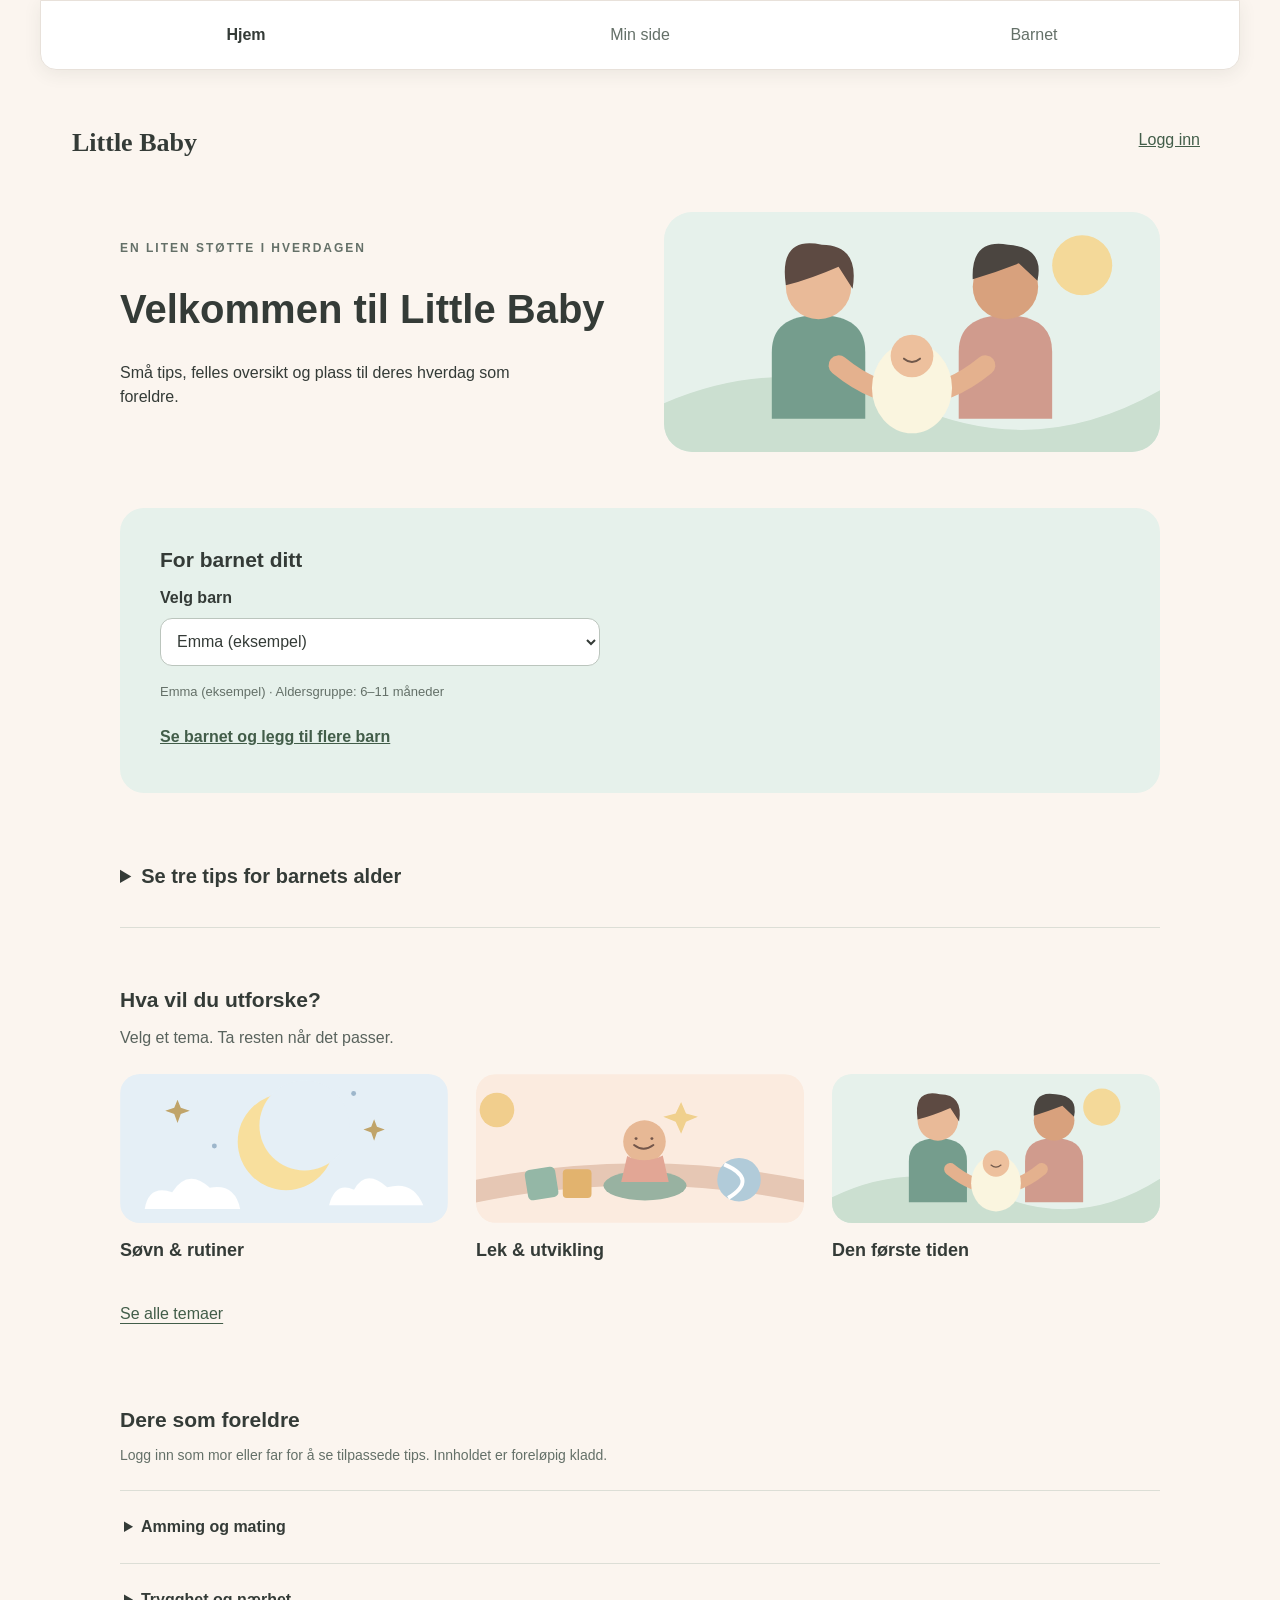
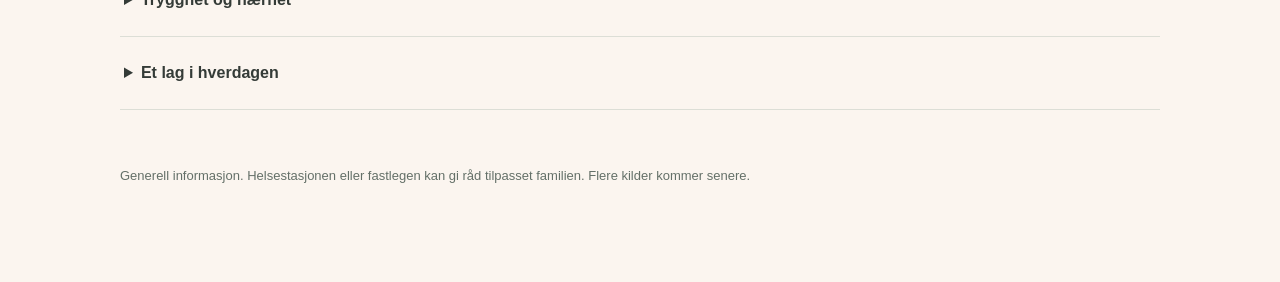
<file: pages/index.html>
<!DOCTYPE html>
<html lang="nb">
<head>
    <meta charset="UTF-8">
    <meta name="viewport" content="width=device-width, initial-scale=1.0">
    <title>Hjem | Little Baby</title>
    <!-- Gjenbruk portalens stil, med egne regler for forsiden. -->
    <link rel="stylesheet" href="../css/min-side.css">
    <link rel="stylesheet" href="../css/hjem.css">
    <script src="../js/barn-informasjon.js" defer></script>
    <script src="../js/hjem.js" defer></script>
    <link rel="stylesheet" href="../css/navigasjon.css">
</head>
<body>
    <div class="portal">
        <header class="toppfelt">
            <a class="logo" href="index.html" aria-label="Little Baby – hjem">Little Baby</a>
            <a id="konto-lenke" class="tekstknapp" href="innlogging.html">Logg inn</a>
        </header>
        <main class="hjem-innhold">
            <section class="velkomst">
                <p class="overtekst">EN LITEN STØTTE I HVERDAGEN</p>
                <h1 id="velkomsttekst">Velkommen til Little Baby</h1>
                <p>Små tips, felles oversikt og plass til deres hverdag som foreldre.</p>
                <!-- Lokal illustrasjon, uten eksterne bildetjenester. -->
                <img class="forsidebilde" src="../assets/images/familie.svg" alt="Illustrasjon av to foreldre sammen med barnet sitt" width="800" height="360">
            </section>

            <!-- Bruker de samme barna og det samme valget som Barnets side. -->
            <section class="barn-oversikt" aria-labelledby="barn-tittel">
                <h2 id="barn-tittel">For barnet ditt</h2>
                <label for="velg-barn">Velg barn</label>
                <select id="velg-barn"></select>
                <p id="barn-oppsummering" class="hjelpetekst"></p>
                <a class="sidelenke" href="barnets-side.html">Se barnet og legg til flere barn</a>
            </section>

            <!-- Detaljene åpnes når brukeren ønsker dem, så forsiden blir roligere. -->
            <details class="alderstips" id="alderstips" hidden>
                <summary>Se tre tips for barnets alder</summary>
                <div class="tipsinnhold">
                    <p id="aldersgruppe" class="aldersmerke"></p>
                    <div id="alder-informasjon"></div>
                </div>
            </details>

            <section class="temaseksjon" aria-labelledby="tema-tittel">
                <h2 id="tema-tittel">Hva vil du utforske?</h2>
                <p>Velg et tema. Ta resten når det passer.</p>
                <div class="temabilder">
                    <a href="tema.html#sovn"><img src="../assets/images/sovn.svg" alt="" width="800" height="420" loading="lazy"><span>Søvn &amp; rutiner</span></a>
                    <a href="tema.html#utvikling"><img src="../assets/images/lek.svg" alt="" width="800" height="300" loading="lazy"><span>Lek &amp; utvikling</span></a>
                    <a href="tema.html#baby"><img src="../assets/images/familie.svg" alt="" width="800" height="360" loading="lazy"><span>Den første tiden</span></a>
                </div>
                <a class="alle-temaer" href="tema.html">Se alle temaer</a>
            </section>

            <section class="foreldreseksjon" aria-labelledby="foreldre-tittel">
                <h2 id="foreldre-tittel">Dere som foreldre</h2>
                <p id="foreldre-intro" class="hjelpetekst">Kladd til prototypen: Korte temaforslag som kan utvikles videre. Les mer hos kildene.</p>
                <div id="foreldretips"></div>
            </section>
            <p class="hjelpetekst">Generell informasjon. Helsestasjonen eller fastlegen kan gi råd tilpasset familien. Flere kilder kommer senere.</p>
            <p id="hjem-melding" role="status"></p>
        </main>
        <!-- Hjem erstatter den tidligere profil-lenken. -->
        <nav class="bunnmeny" aria-label="Hovedmeny">
            <a href="index.html" aria-current="page">Hjem</a>
            <a href="min-side.html">Min side</a>
            <a href="barnets-side.html">Barnet</a>
        </nav>
    </div>
</body>
</html>
</file>
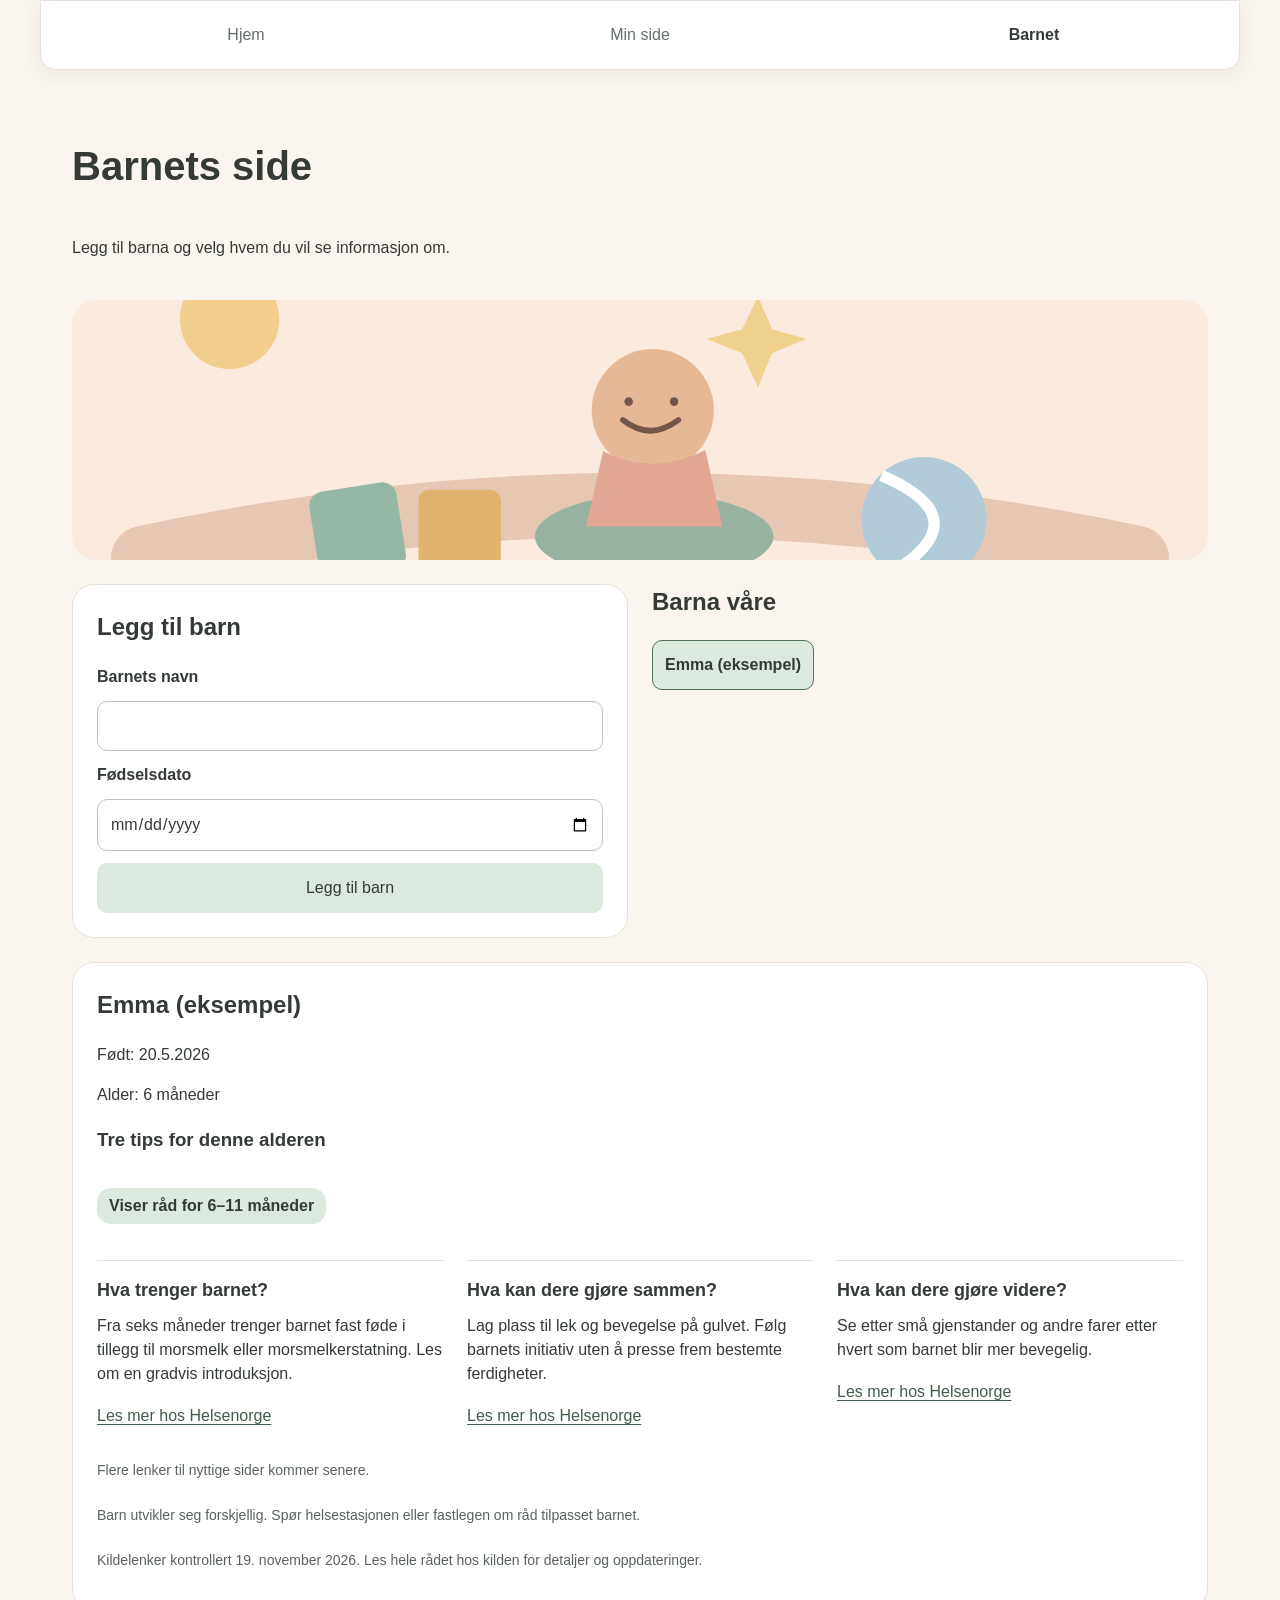
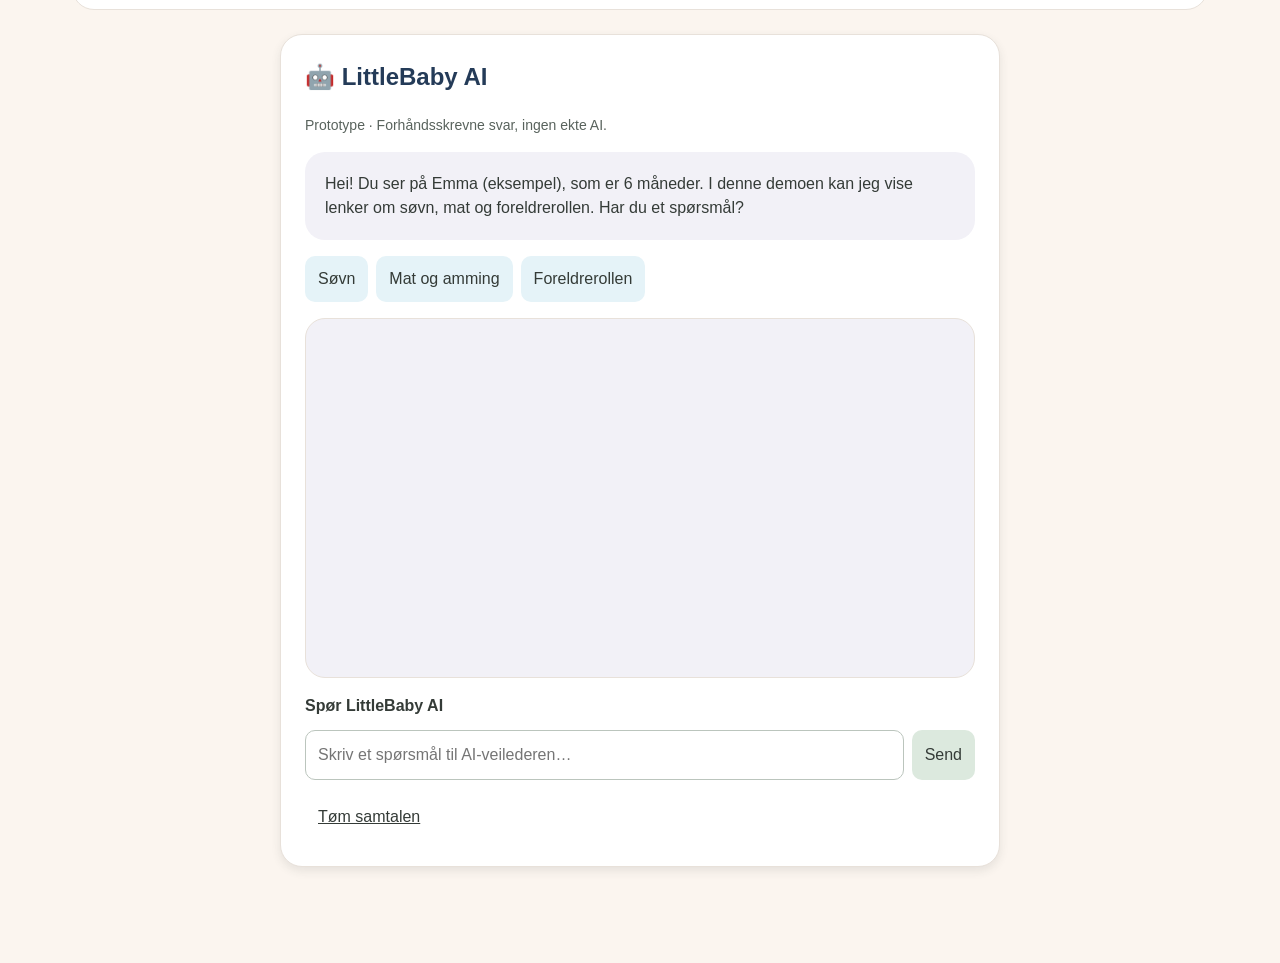
<file: pages/barnets-side.html>
<!-- Barnets side: felles informasjon om barnet i Little Baby. -->
<!DOCTYPE html>
<html lang="nb">
<head>
    <meta charset="UTF-8">

    <!-- Tilpasser siden til mobil. -->
    <meta name="viewport" content="width=device-width, initial-scale=1.0">

    <title>Barnets side | Little Baby</title>

    <link rel="stylesheet" href="../css/barnets-side.css">
    <!-- Aldersinnhold lastes før koden som viser barneprofilen. -->
    <script src="../js/barn-informasjon.js" defer></script>
    <script src="../js/chatbot.js" defer></script>
    <script src="../js/barnets-side.js" defer></script>
    <link rel="stylesheet" href="../css/navigasjon.css">
</head>

<body>
    <main class="barneside">


        <h1>Barnets side</h1>
        <p>Legg til barna og velg hvem du vil se informasjon om.</p>
        <img class="barneillustrasjon" src="../assets/images/lek.svg" alt="Illustrasjon av et barn som leker med klosser og en ball" width="800" height="300">

        <!-- Skjema for å registrere et barn. -->
        <section class="kort">
            <h2>Legg til barn</h2>

            <form id="barn-skjema">
                <label for="barn-navn">Barnets navn</label>
                <input
                    id="barn-navn"
                    type="text"
                    maxlength="60"
                    required
                >

                <label for="barn-fodt">Fødselsdato</label>
                <input id="barn-fodt" type="date" required>

                <button type="submit">Legg til barn</button>
            </form>
        </section>

        <!-- Valg mellom barna vises her. -->
        <section aria-labelledby="barna-tittel">
            <h2 id="barna-tittel">Barna våre</h2>
            <div id="barn-valg" class="barn-valg"></div>
        </section>

        <!-- Opplysninger om barnet som er valgt. -->
        <section id="barn-profil" class="kort" hidden>
            <h2 id="profil-navn"></h2>
            <p id="profil-fodt"></p>
            <p id="profil-alder"></p>

            <h3>Tre tips for denne alderen</h3>
            <p id="aldersgruppe" class="aldersmerke"></p>
            <!-- Oppdateres automatisk når foreldrene velger et annet barn. -->
            <div id="alder-informasjon"></div>
            <!-- Utvid kildelisten i js/barn-informasjon.js når nye kilder er vurdert. -->
            <p class="kildemerknad">Flere lenker til nyttige sider kommer senere.</p>
            <p class="kildemerknad">Barn utvikler seg forskjellig.
                Spør helsestasjonen eller fastlegen om råd tilpasset barnet.</p>
            <p class="kildemerknad">Kildelenker kontrollert 19. november 2026.
                Les hele rådet hos kilden for detaljer og oppdateringer.</p>
        </section>

        <!-- Lokal chatdemo inspirert av Figma. Ingen spørsmål sendes til en AI. -->
        <section class="kort ai-kort" aria-labelledby="ai-tittel">
            <h2 id="ai-tittel"><span aria-hidden="true">🤖</span> LittleBaby AI</h2>
            <p class="ai-demo">Prototype · Forhåndsskrevne svar, ingen ekte AI.</p>
            <p id="ai-intro" class="ai-intro">Hei! Jeg kan vise deg videre til informasjon om søvn, mat og foreldrerollen. Har du et spørsmål?</p>
            <div class="ai-forslag" aria-label="Forslag til spørsmål">
                <button type="button" data-chattema="søvn">Søvn</button>
                <button type="button" data-chattema="mat">Mat og amming</button>
                <button type="button" data-chattema="foreldrerollen">Foreldrerollen</button>
            </div>
            <div id="ai-samtale" class="ai-samtale" role="log" aria-live="polite" aria-label="Chatsamtale"></div>
            <form id="ai-skjema" class="ai-skjema">
                <label for="ai-sporsmal">Spør LittleBaby AI</label>
                <div class="ai-skrivefelt">
                    <input id="ai-sporsmal" type="text" maxlength="300" required placeholder="Skriv et spørsmål til AI-veilederen…">
                    <button type="submit">Send</button>
                </div>
            </form>
            <button id="ai-nullstill" type="button" class="ai-nullstill">Tøm samtalen</button>
        </section>

        <!-- Bekreftelser og feilmeldinger. -->
        <p id="melding" role="status"></p>

        <noscript>
            Aktiver JavaScript for å legge til og velge barn.
        </noscript>
    </main>
    <nav class="bunnmeny" aria-label="Hovedmeny">
        <a href="index.html">Hjem</a>
        <a href="min-side.html">Min side</a>
        <a href="barnets-side.html" aria-current="page">Barnet</a>
    </nav>
</body>
</html>
</file>
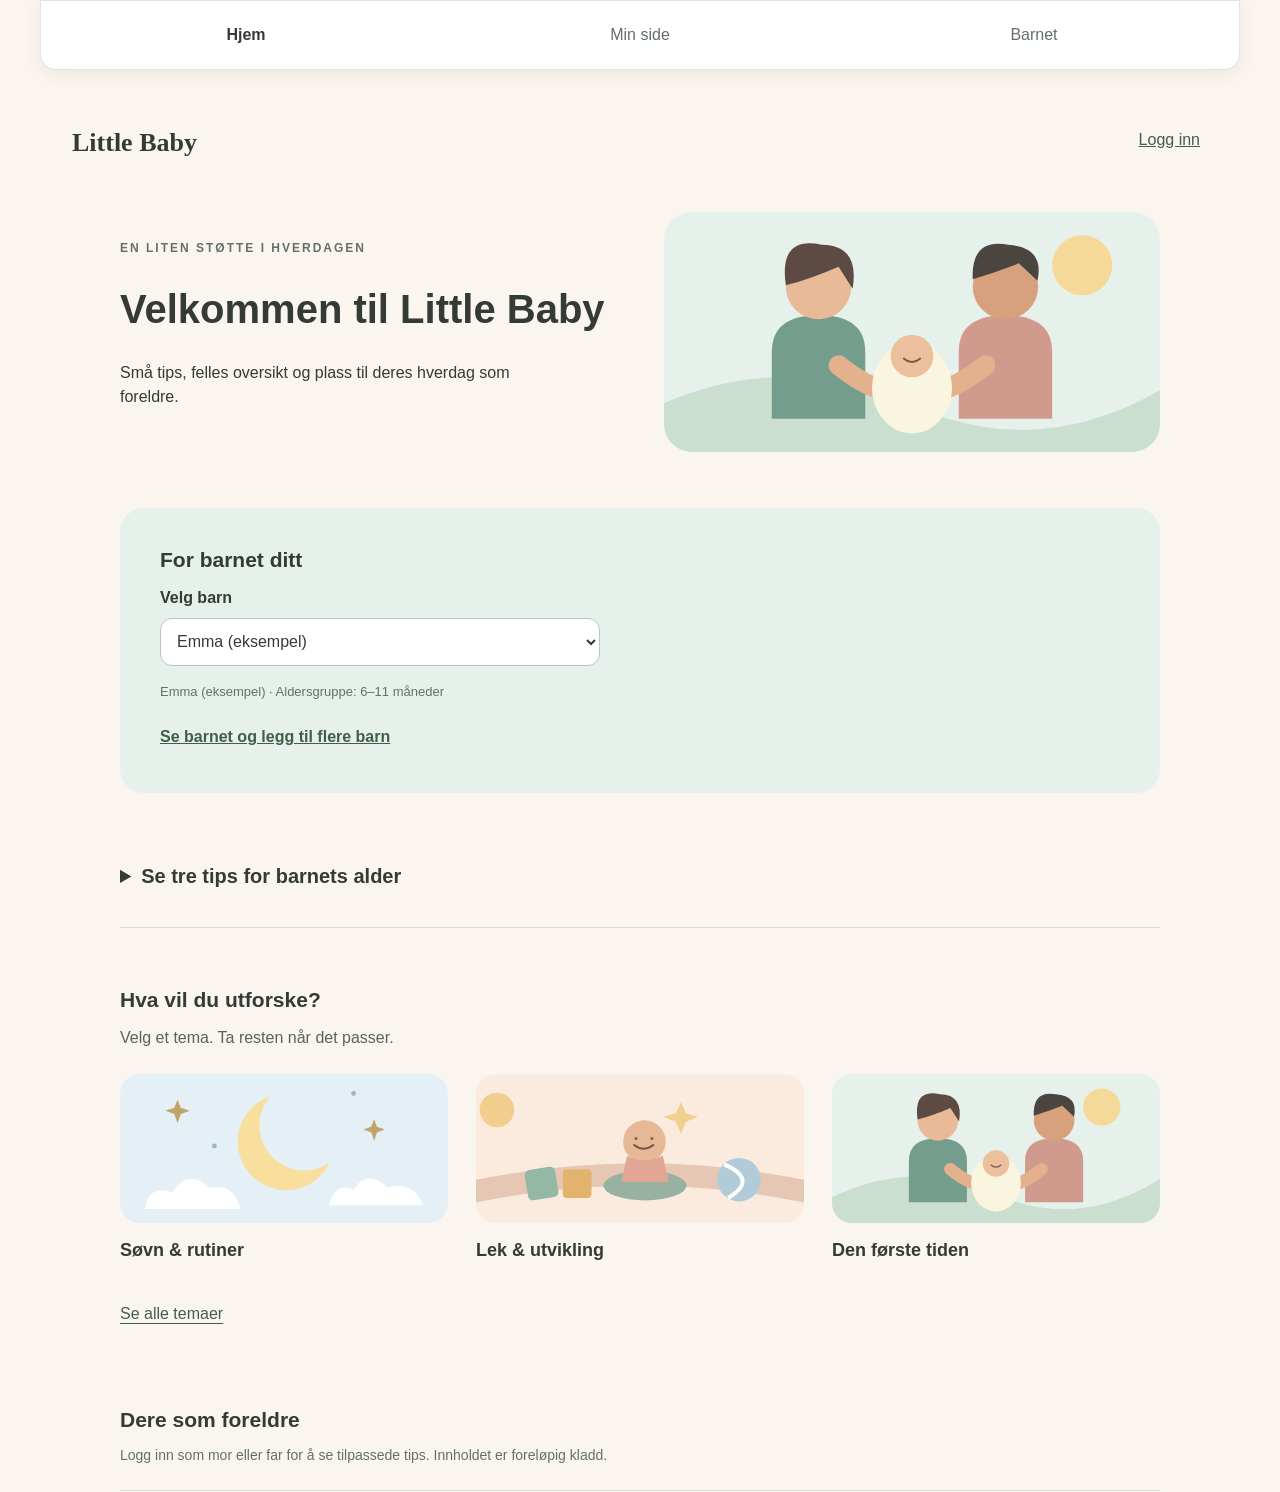
<file: pages/foreldreprofil.html>
<!DOCTYPE html>
<html lang="nb">
<head>
    <meta charset="UTF-8">
    <meta name="viewport" content="width=device-width, initial-scale=1.0">
    <!-- Den gamle profilsiden er erstattet av Hjem. -->
    <meta http-equiv="refresh" content="0; url=index.html">
    <title>Gå til Hjem | Little Baby</title>
    <link rel="stylesheet" href="../css/min-side.css">
    <link rel="stylesheet" href="../css/navigasjon.css">
</head>
<body>
    <main class="portal">
        <h1>Profil er erstattet av Hjem</h1>
        <p><a href="index.html">Åpne forsiden</a></p>
    </main>
    <nav class="bunnmeny" aria-label="Hovedmeny">
        <a href="index.html">Hjem</a>
        <a href="min-side.html">Min side</a>
        <a href="barnets-side.html">Barnet</a>
    </nav>
</body>
</html>
</file>
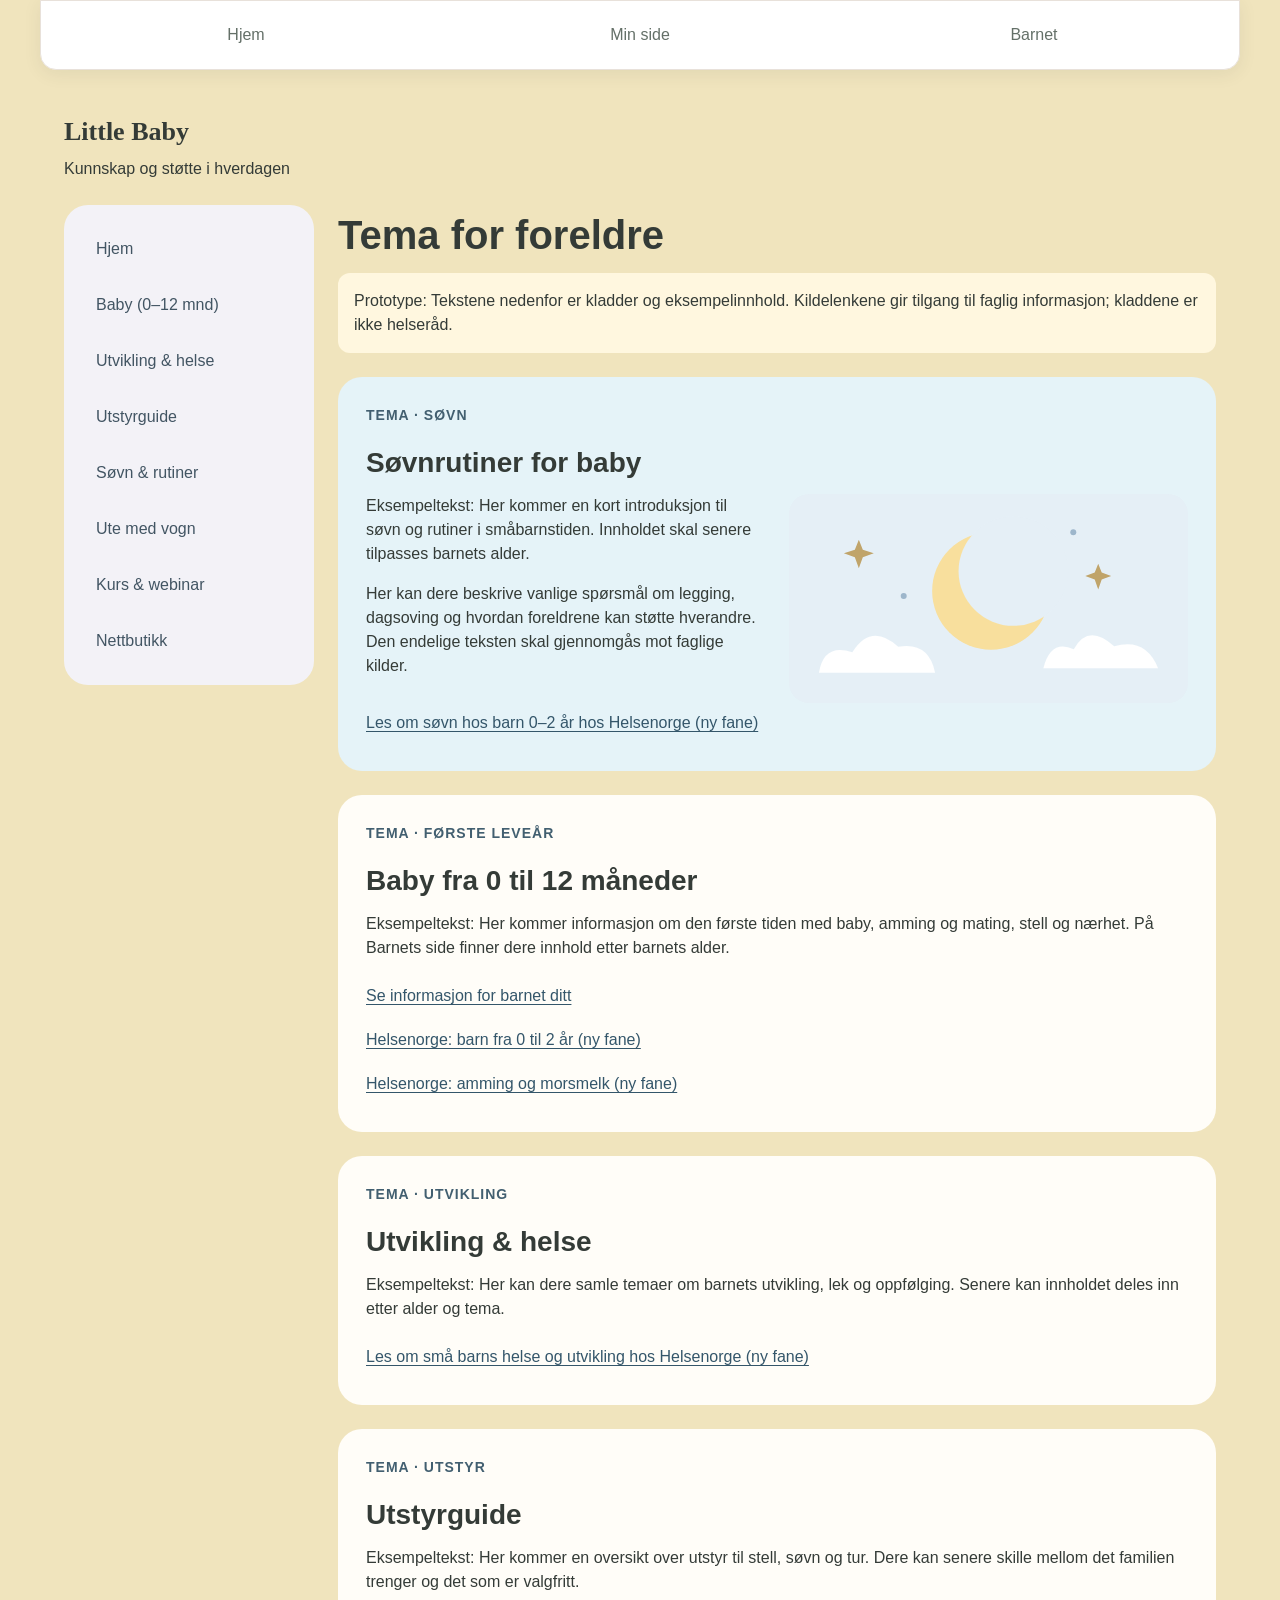
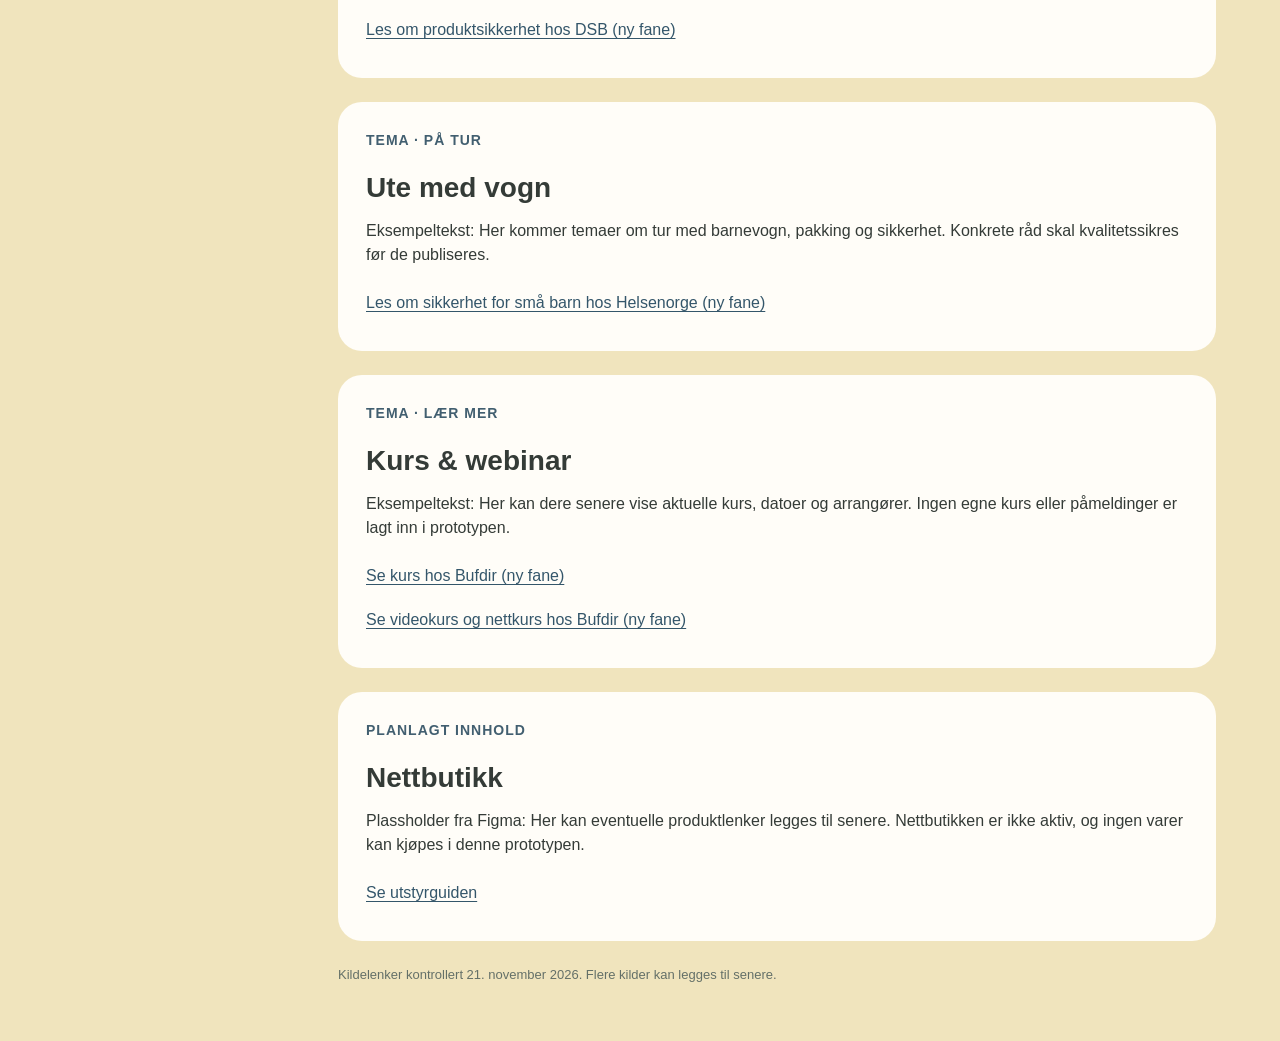
<file: pages/tema.html>
<!DOCTYPE html>
<html lang="nb">
<head>
    <meta charset="UTF-8">
    <meta name="viewport" content="width=device-width, initial-scale=1.0">
    <title>Tema for foreldre | Little Baby</title>
    <link rel="stylesheet" href="../css/min-side.css">
    <link rel="stylesheet" href="../css/tema.css">
    <link rel="stylesheet" href="../css/navigasjon.css">
</head>
<body class="temaside">
    <header class="temahode"><a class="logo" href="index.html">Little Baby</a><p>Kunnskap og støtte i hverdagen</p></header>
    <div class="temaoppsett">
        <!-- Temaene fra Figma. Lenker går til innhold eller eksisterende funksjoner. -->
        <nav class="temameny" aria-label="Temaoversikt">
            <a href="index.html">Hjem</a>
            <a href="#baby">Baby (0–12 mnd)</a>
            <a href="#utvikling">Utvikling &amp; helse</a>
            <a href="#utstyr">Utstyrguide</a>
            <a href="#sovn">Søvn &amp; rutiner</a>
            <a href="#vogn">Ute med vogn</a>
            <a href="#kurs">Kurs &amp; webinar</a>
            <a href="#nettbutikk">Nettbutikk</a>
        </nav>
        <main>
            <h1>Tema for foreldre</h1>
            <p class="utkast">Prototype: Tekstene nedenfor er kladder og eksempelinnhold. Kildelenkene gir tilgang til faglig informasjon; kladdene er ikke helseråd.</p>

            <!-- Kun manuell eksempeltekst. Ingen artikler hentes automatisk. -->
            <section id="sovn" class="temakort bla" aria-labelledby="sovn-tittel">
                <p class="temalabel">TEMA · SØVN</p>
                <h2 id="sovn-tittel">Søvnrutiner for baby</h2>
                <div class="artikkeloppsett">
                    <div>
                        <p>Eksempeltekst: Her kommer en kort introduksjon til søvn og rutiner i småbarnstiden. Innholdet skal senere tilpasses barnets alder.</p>
                        <p>Her kan dere beskrive vanlige spørsmål om legging, dagsoving og hvordan foreldrene kan støtte hverandre. Den endelige teksten skal gjennomgås mot faglige kilder.</p>
                    </div>
                    <img class="temabilde" src="../assets/images/sovn.svg" alt="Illustrasjon av måne, stjerner og skyer" width="800" height="420" loading="lazy">
                </div>
                <a href="https://www.helsenorge.no/barn/sovn-hos-barn/" target="_blank" rel="noopener noreferrer">Les om søvn hos barn 0–2 år hos Helsenorge (ny fane)</a>
            </section>

            <section id="baby" class="temakort" aria-labelledby="baby-tittel">
                <p class="temalabel">TEMA · FØRSTE LEVEÅR</p>
                <h2 id="baby-tittel">Baby fra 0 til 12 måneder</h2>
                <p>Eksempeltekst: Her kommer informasjon om den første tiden med baby, amming og mating, stell og nærhet. På Barnets side finner dere innhold etter barnets alder.</p>
                <div class="temalenker">
                    <a href="barnets-side.html">Se informasjon for barnet ditt</a>
                    <a href="https://www.helsenorge.no/barn/0-2-ar/" target="_blank" rel="noopener noreferrer">Helsenorge: barn fra 0 til 2 år (ny fane)</a>
                    <a href="https://www.helsenorge.no/barn/spedbarnsmat-og-amming/amming-og-morsmelk/" target="_blank" rel="noopener noreferrer">Helsenorge: amming og morsmelk (ny fane)</a>
                </div>
            </section>

            <section id="utvikling" class="temakort" aria-labelledby="utvikling-tittel">
                <p class="temalabel">TEMA · UTVIKLING</p>
                <h2 id="utvikling-tittel">Utvikling &amp; helse</h2>
                <p>Eksempeltekst: Her kan dere samle temaer om barnets utvikling, lek og oppfølging. Senere kan innholdet deles inn etter alder og tema.</p>
                <a href="https://www.helsenorge.no/barn/0-2-ar/" target="_blank" rel="noopener noreferrer">Les om små barns helse og utvikling hos Helsenorge (ny fane)</a>
            </section>

            <section id="utstyr" class="temakort" aria-labelledby="utstyr-tittel">
                <p class="temalabel">TEMA · UTSTYR</p>
                <h2 id="utstyr-tittel">Utstyrguide</h2>
                <p>Eksempeltekst: Her kommer en oversikt over utstyr til stell, søvn og tur. Dere kan senere skille mellom det familien trenger og det som er valgfritt.</p>
                <a href="https://www.dsb.no/sikkerhverdag/produkter-utstyr-og-fritid/" target="_blank" rel="noopener noreferrer">Les om produktsikkerhet hos DSB (ny fane)</a>
            </section>



            <section id="vogn" class="temakort" aria-labelledby="vogn-tittel">
                <p class="temalabel">TEMA · PÅ TUR</p>
                <h2 id="vogn-tittel">Ute med vogn</h2>
                <p>Eksempeltekst: Her kommer temaer om tur med barnevogn, pakking og sikkerhet. Konkrete råd skal kvalitetssikres før de publiseres.</p>
                <a href="https://www.helsenorge.no/forstehjelp/sikkerhet-for-sma-barn/" target="_blank" rel="noopener noreferrer">Les om sikkerhet for små barn hos Helsenorge (ny fane)</a>
            </section>

            <section id="kurs" class="temakort" aria-labelledby="kurs-tittel">
                <p class="temalabel">TEMA · LÆR MER</p>
                <h2 id="kurs-tittel">Kurs &amp; webinar</h2>
                <p>Eksempeltekst: Her kan dere senere vise aktuelle kurs, datoer og arrangører. Ingen egne kurs eller påmeldinger er lagt inn i prototypen.</p>
                <div class="temalenker">
                    <a href="https://www.bufdir.no/familie/kurs/" target="_blank" rel="noopener noreferrer">Se kurs hos Bufdir (ny fane)</a>
                    <a href="https://www.bufdir.no/familie/videokurs-og-nettkurs/" target="_blank" rel="noopener noreferrer">Se videokurs og nettkurs hos Bufdir (ny fane)</a>
                </div>
            </section>

            <section id="nettbutikk" class="temakort" aria-labelledby="butikk-tittel">
                <p class="temalabel">PLANLAGT INNHOLD</p>
                <h2 id="butikk-tittel">Nettbutikk</h2>
                <p>Plassholder fra Figma: Her kan eventuelle produktlenker legges til senere. Nettbutikken er ikke aktiv, og ingen varer kan kjøpes i denne prototypen.</p>
                <a href="#utstyr">Se utstyrguiden</a>
            </section>
            <p class="hjelpetekst">Kildelenker kontrollert 21. november 2026. Flere kilder kan legges til senere.</p>
        </main>
    </div>
    <nav class="bunnmeny" aria-label="Hovedmeny">
        <a href="index.html">Hjem</a>
        <a href="min-side.html">Min side</a>
        <a href="barnets-side.html">Barnet</a>
    </nav>
</body>
</html>
</file>
<file: css/min-side.css>
/* ===== GRUNNLEGGENDE UTSEENDE ===== */

* {
    box-sizing: border-box;
}

body {
    margin: 0;
    background: #fbf5ef;
    color: #343b37;
    font-family: Arial, Helvetica, sans-serif;
    line-height: 1.5;
}

/* Sørger for at skjulte elementer forblir skjult. */
[hidden] {
    display: none !important;
}

/* Begrenser bredden på større skjermer. */
.portal {
    max-width: 520px;
    margin: 0 auto;
    padding: 0 20px calc(112px + env(safe-area-inset-bottom, 0px));
}

/* ===== TOPPFELT ===== */

.toppfelt {
    display: flex;
    justify-content: space-between;
    align-items: center;
    gap: 12px;
    padding: 24px 0;
}

.logo {
    color: #343b37;
    font-family: Georgia, serif;
    font-size: 26px;
    font-weight: bold;
    text-decoration: none;
}

.tekstknapp {
    min-height: 44px;
    padding: 8px;
    border: 0;
    background: transparent;
    color: #425d49;
    font: inherit;
    text-decoration: underline;
    cursor: pointer;
}

/* ===== VELKOMST ===== */

.velkomst {
    padding: 16px 0 24px;
}

.overtekst {
    margin: 0;
    color: #647068;
    font-size: 12px;
    font-weight: bold;
    letter-spacing: 2px;
}

h1 {
    margin: 8px 0;
    font-size: 30px;
}

h2 {
    margin: 0 0 10px;
    font-size: 21px;
}

p {
    margin: 0 0 16px;
}

/* ===== KORT MED INNHOLD ===== */

.kort {
    margin-bottom: 20px;
    padding: 24px;
    border: 1px solid #e8e1da;
    border-radius: 22px;
    background: white;
}

.hjelpetekst {
    color: #647068;
    font-size: 13px;
}

/* ===== SKJEMA FOR NY OPPGAVE ===== */

label {
    display: block;
    margin-bottom: 8px;
    font-weight: bold;
}

.inndata-rad {
    display: flex;
    flex-wrap: wrap;
    gap: 10px;
}

input[type="text"] {
    flex: 1 1 150px;
    width: 100%;
    min-width: 0;
    min-height: 46px;
    padding: 12px;
    border: 1px solid #bbc5bd;
    border-radius: 10px;
    background: white;
    color: #343b37;
    font: inherit;
}

.hovedknapp {
    min-height: 46px;
    padding: 12px 16px;
    border: 0;
    border-radius: 10px;
    background: #dce9de;
    color: #343b37;
    font: inherit;
    font-weight: bold;
    cursor: pointer;
}

.hovedknapp:hover {
    background: #cbdcce;
}

/* ===== OPPGAVELISTEN ===== */

.oppgaveliste {
    margin: 20px 0 0;
    padding: 0;
    list-style: none;
}

/* Hver oppgave får en egen rad. */
.oppgaveliste li {
    display: flex;
    align-items: flex-start;
    gap: 12px;
    padding: 12px 0;
    border-bottom: 1px solid #eee8e2;
}

.oppgave {
    flex: 1;
    min-width: 0;
    display: flex;
    align-items: flex-start;
    gap: 12px;
    margin: 0;
    font-weight: normal;
    cursor: pointer;
}

/* Gjør avkrysningsboksen lett å trykke på. */
.oppgave input {
    flex-shrink: 0;
    width: 22px;
    height: 22px;
    margin: 1px 0 0;
    accent-color: #526f5a;
}

.oppgave span {
    overflow-wrap: anywhere;
}

/* Ferdige oppgaver vises med gjennomstreking. */
.oppgave input:checked + span {
    color: #647068;
    text-decoration: line-through;
}

/* Slettekryss til høyre. hidden skjuler det til oppgaven er fullført. */
.fjernknapp {
    flex-shrink: 0;
    display: grid;
    place-items: center;
    width: 44px;
    height: 44px;
    padding: 0;
    border: 0;
    border-radius: 10px;
    background: transparent;
    color: #873c30;
    font-size: 28px;
    cursor: pointer;
}

.fjernknapp:hover {
    background: #fff2ee;
}

/* ===== LENKER OG NAVIGASJON ===== */

.sidelenke {
    color: #425d49;
    font-weight: bold;
}

/* Tydelig markering ved navigasjon med tastatur. */
a:focus-visible,
button:focus-visible,
input:focus-visible {
    outline: 3px solid #526f5a;
    outline-offset: 3px;
}

/* ===== FANER, FLERE LISTER OG KALENDERE ===== */
.visningsvalg {
    display: flex;
    flex-wrap: wrap;
    gap: 8px;
    margin-bottom: 24px;
}
.visningsvalg button {
    flex: 1 1 110px;
    min-height: 44px;
    padding: 10px;
    border: 1px solid #bbc5bd;
    border-radius: 12px;
    background: white;
    color: #343b37;
    font: inherit;
    cursor: pointer;
}
.visningsvalg button[aria-pressed="true"] {
    background: #dce9de;
    border-color: #526f5a;
    font-weight: bold;
}
.korttopp {
    display: flex;
    flex-wrap: wrap;
    align-items: center;
    justify-content: space-between;
    gap: 8px;
    margin-bottom: 12px;
}
h3 {
    margin: 0;
    font-size: 20px;
    overflow-wrap: anywhere;
}
.merkelapp {
    padding: 4px 10px;
    background: #f0f4ef;
    border-radius: 20px;
    font-size: 14px;
}
.innholdsskjema {
    display: grid;
    gap: 10px;
    margin: 20px 0 12px;
}
.innholdsskjema label { margin: 0; }
.innholdsskjema input {
    width: 100%;
    min-width: 0;
    min-height: 46px;
    padding: 10px;
    border: 1px solid #bbc5bd;
    border-radius: 10px;
    background: white;
    color: #343b37;
    font: inherit;
}
.delingsknapper { display: flex; flex-wrap: wrap; gap: 12px; }

/* ===== NETTBRETT OG PC ===== */
/* Samme innhold, men bredere flate og kort ved siden av hverandre. */
@media (min-width: 768px) {
    .portal {
        max-width: 1200px;
        padding-left: 32px;
        padding-right: 32px;
    }
    .toppfelt { padding: 32px 0; }
    .velkomst { padding: 24px 0 32px; }
    h1 { font-size: 40px; }
    .visningsvalg { max-width: 680px; }
    #oppretting { max-width: 680px; }
    #samlinger {
        display: grid;
        grid-template-columns: repeat(2, minmax(0, 1fr));
        align-items: start;
        gap: 24px;
    }
    #samlinger > .kort { margin-bottom: 0; }
    #samlinger { margin-bottom: 24px; }
    .kort { min-width: 0; }
}
</file>
<file: css/hjem.css>
/* ===== ROLIG FORSIDE MED LUFT OG VALGFRIE DETALJER ===== */
.hjem-innhold { display: grid; gap: 40px; }
.hjem-innhold > * { min-width: 0; margin: 0; }
.hjem-innhold .velkomst { padding: 16px 0 0; }
.hjem-innhold .velkomst > p { max-width: 48ch; }
.forsidebilde { display: block; width: 100%; height: auto; margin-top: 28px; border-radius: 28px; }
.barn-oversikt { padding: 28px; border-radius: 24px; background: #e6f1eb; }
#velg-barn { display: block; width: 100%; max-width: 440px; min-height: 48px; padding: 12px; margin-bottom: 16px; border: 1px solid #bbc5bd; border-radius: 12px; background: white; color: #343b37; font: inherit; }
.barn-oversikt .sidelenke { display: inline-block; padding: 8px 0; }
summary { cursor: pointer; }
.alderstips { border-bottom: 1px solid #dcded6; padding-bottom: 24px; }
.alderstips > summary { padding: 12px 0; font-size: 20px; font-weight: bold; }
.tipsinnhold { padding: 24px 0 8px; }
.aldersmerke { color: #425d49; font-weight: bold; }
.infoblokk { padding: 20px 0; }
.infoblokk h4 { font-size: 18px; margin: 0 0 12px; }
.infoblokk p { max-width: 55ch; line-height: 1.7; }
.infoblokk a, #foreldretips a { display: inline-block; padding: 10px 0; color: #425d49; text-underline-offset: 4px; }
.temaseksjon > p { color: #59635d; margin-bottom: 24px; }
.temabilder { display: grid; gap: 24px; }
.temabilder a { color: #343b37; text-decoration: none; }
.temabilder img { display: block; width: 100%; height: auto; aspect-ratio: 2.2; object-fit: cover; border-radius: 20px; transition: transform 150ms ease; }
.temabilder a:hover img { transform: translateY(-3px); }
.temabilder span { display: block; padding: 14px 0 4px; font-size: 18px; font-weight: bold; }
.alle-temaer { display: inline-block; margin-top: 24px; padding: 10px 0; color: #425d49; text-underline-offset: 4px; }
.foreldreseksjon { padding-top: 12px; }
#foreldre-intro { font-size: 14px; margin-bottom: 24px; }
/* Samma rolletips beholdes som åpne/lukke-rader i stedet for mange bokser. */
#foreldretips { border-top: 1px solid #dcded6; }
.foreldretips-rad { border-bottom: 1px solid #dcded6; padding: 6px 0; }
.foreldretips-rad summary { padding: 18px 4px; font-weight: bold; }
.foreldretips-rad p { max-width: 65ch; margin: 8px 4px 12px; line-height: 1.8; }
.foreldretips-rad a { margin-left: 4px; }
.hjem-innhold summary:focus-visible,
#velg-barn:focus-visible { outline: 3px solid #526f5a; outline-offset: 4px; border-radius: 6px; }
@media (min-width: 768px) {
    .hjem-innhold { max-width: 1040px; margin: auto; gap: 56px; }
    .hjem-innhold .velkomst { display: grid; grid-template-columns: 1fr 1fr; column-gap: 48px; align-items: center; }
    .velkomst .overtekst { grid-column: 1; align-self: end; }
    .velkomst h1 { grid-column: 1; }
    .velkomst > p:not(.overtekst) { grid-column: 1; align-self: start; }
    .velkomst .forsidebilde { grid-column: 2; grid-row: 1 / 4; margin: 0; min-height: 240px; object-fit: cover; }
    .barn-oversikt { padding: 36px 40px; }
    .temabilder { grid-template-columns: repeat(3, minmax(0, 1fr)); gap: 28px; }
    #alder-informasjon { display: grid; grid-template-columns: repeat(3, minmax(0, 1fr)); gap: 32px; }
}
@media (prefers-reduced-motion: reduce) { .temabilder img { transition: none; } }
</file>
<file: css/navigasjon.css>
/* Felles meny festet nederst i skjermen på alle portalsidene. */
.bunnmeny {
    box-sizing: border-box;
    position: fixed;
    bottom: 0;
    left: 50%;
    transform: translateX(-50%);
    width: 100%;
    max-width: 520px;
    z-index: 100;
    display: flex;
    justify-content: space-around;
    gap: 8px;
    padding: 12px 12px calc(12px + env(safe-area-inset-bottom, 0px));
    border: 1px solid #e8e1da;
    border-radius: 16px 16px 0 0;
    background: white;
    box-shadow: 0 -4px 18px rgb(52 59 55 / 8%);
}

.bunnmeny a {
    padding: 10px 6px;
    color: #647068;
    text-decoration: none;
}

.bunnmeny a:focus-visible {
    outline: 3px solid #526f5a;
    outline-offset: 3px;
}

.bunnmeny a[aria-current="page"] {
    color: #343b37;
    font-weight: bold;
}


/* PC og nettbrett: fest hovedmenyen øverst. Mobil beholder bunnmenyen. */
@media (min-width: 768px) {
    .bunnmeny {
        top: 0;
        bottom: auto;
        max-width: 1200px;
        padding: calc(12px + env(safe-area-inset-top, 0px)) 12px 12px;
        border-radius: 0 0 16px 16px;
        box-shadow: 0 4px 18px rgb(52 59 55 / 8%);
    }
    .bunnmeny a { min-width: 120px; text-align: center; }

    /* Plass til den faste toppmenyen på alle sider som bruker menyfilen. */
    body { padding-top: calc(88px + env(safe-area-inset-top, 0px)); }
    .portal,
    .barneside { padding-bottom: 40px; }
    .temaoppsett { padding-bottom: 40px; }
    .temameny { top: calc(108px + env(safe-area-inset-top, 0px)); }
    html { scroll-padding-top: calc(100px + env(safe-area-inset-top, 0px)); }
}
</file>
<file: css/barnets-side.css>
/* ===== GRUNNLEGGENDE UTSEENDE ===== */

* {
    box-sizing: border-box;
}

[hidden] {
    display: none !important;
}

body {
    margin: 0;
    background: #fbf5ef;
    color: #343b37;
    font-family: Arial, Helvetica, sans-serif;
    line-height: 1.5;
}

/* Mobilvennlig bredde. */
.barneside {
    max-width: 520px;
    margin: 0 auto;
    padding: 24px 20px calc(112px + env(safe-area-inset-bottom, 0px));
}

a {
    color: #425d49;
}

h1 {
    margin-top: 24px;
}

h2 {
    margin-top: 0;
}

/* ===== KORT OG SKJEMA ===== */

.kort {
    margin: 24px 0;
    padding: 24px;
    border: 1px solid #e8e1da;
    border-radius: 22px;
    background: white;
}

form {
    display: grid;
    gap: 12px;
}

label {
    font-weight: bold;
}

input,
button {
    min-width: 0;
    min-height: 46px;
    padding: 12px;
    border-radius: 10px;
    font: inherit;
}

input {
    width: 100%;
    border: 1px solid #bbc5bd;
    background: white;
    color: #343b37;
}

button {
    border: 1px solid transparent;
    background: #dce9de;
    color: #343b37;
    cursor: pointer;
}

button:hover {
    background: #cbdcce;
}

/* ===== VALG MELLOM BARNA ===== */

.barn-valg {
    display: flex;
    flex-wrap: wrap;
    gap: 10px;
}

.barn-valg button {
    overflow-wrap: anywhere;
}

/* Fremhever barnet som er valgt. */
.barn-valg button[aria-pressed="true"] {
    border-color: #526f5a;
    font-weight: bold;
}

/* Synlig markering ved bruk av tastatur. */
a:focus-visible,
input:focus-visible,
button:focus-visible {
    outline: 3px solid #526f5a;
    outline-offset: 3px;
}
/* ===== ALDERSTILPASSET FORELDREINFORMASJON ===== */
.aldersmerke {
    display: inline-block;
    padding: 6px 12px;
    border-radius: 14px;
    background: #dce9de;
    font-weight: bold;
}
.infoblokk {
    margin-top: 20px;
    padding-top: 16px;
    border-top: 1px solid #e8e1da;
}
.infoblokk h4 {
    margin: 0 0 10px;
    font-size: 18px;
}
.infoblokk p { margin: 10px 0; }
.infoblokk a {
    display: inline-block;
    padding: 8px 0;
    overflow-wrap: anywhere;
    text-underline-offset: 3px;
}
.kildemerknad {
    margin-top: 24px;
    color: #59635d;
    font-size: 14px;
}

/* PC og nettbrett: registrering og barnevalg side om side. */
@media (min-width: 768px) {
    .barneside {
        max-width: 1200px;
        padding-left: 32px;
        padding-right: 32px;
        display: grid;
        grid-template-columns: repeat(2, minmax(0, 1fr));
        align-items: start;
        gap: 24px;
    }
    .barneside > h1,
    .barneside > p,
    .barneside > noscript,
    #barn-profil { grid-column: 1 / -1; }
    .barneside > h1 { margin-bottom: 0; font-size: 40px; }
    .barneside > .kort { margin: 0; }
    .barneside > section { min-width: 0; }
    #alder-informasjon {
        display: grid;
        grid-template-columns: repeat(3, minmax(0, 1fr));
        gap: 24px;
    }
}

/* ===== LITTLEBABY AI – VISUELL CHATPROTOTYPE ===== */
.ai-kort { box-shadow: 0 4px 10px rgb(52 59 55 / 10%); }
.ai-kort h2 { color: #243b58; }
.ai-demo { color: #59635d; font-size: 14px; }
.ai-intro, .ai-samtale { background: #f2f1f7; border-radius: 20px; }
.ai-intro { padding: 20px; }
.ai-forslag { display: flex; flex-wrap: wrap; gap: 8px; margin-bottom: 16px; }
.ai-forslag button { padding: 8px 12px; background: #e5f3f8; }
.ai-samtale {
    height: 300px;
    overflow-y: auto;
    overscroll-behavior: contain;
    border: 1px solid #e8e1da;
    padding: 16px;
}
.ai-melding { margin-bottom: 14px; padding: 14px; border-radius: 16px; background: white; overflow-wrap: anywhere; }
.ai-melding p { margin: 6px 0; }
.ai-melding strong { font-size: 14px; }
.ai-bruker { margin-left: 24px; background: #dce9de; }
.ai-skjema { margin-top: 16px; }
.ai-skrivefelt { display: flex; align-items: center; gap: 8px; }
.ai-skrivefelt input { flex: 1; min-width: 0; }
.ai-nullstill { margin-top: 12px; background: transparent; text-decoration: underline; }
@media (min-width: 768px) {
    .ai-kort { grid-column: 1 / -1; max-width: 720px; width: 100%; justify-self: center; }
    .ai-samtale { height: 360px; }
}

.barneillustrasjon { display: block; width: 100%; height: auto; border-radius: 24px; margin: 16px 0 24px; }
@media (min-width: 768px) {
    .barneside > .barneillustrasjon { grid-column: 1 / -1; max-height: 260px; object-fit: cover; margin: 0; }
}
</file>
<file: css/tema.css>
/* Figma-inspirerte pastellflater. Mobil får meny over innholdet. */
.temaside { background: #f0e4bd; }
.temahode { max-width: 1200px; margin: auto; padding: 24px; }
.temahode p { margin: 6px 0 0; }
.temaoppsett {
    display: grid;
    grid-template-columns: 250px minmax(0, 1fr);
    align-items: start;
    gap: 24px;
    max-width: 1200px;
    margin: auto;
    padding: 0 24px calc(120px + env(safe-area-inset-bottom, 0px));
}
.temameny {
    position: sticky;
    top: 20px;
    display: grid;
    gap: 8px;
    padding: 20px;
    border-radius: 24px;
    background: #f3f2f7;
}
.temameny a { padding: 12px; border-radius: 12px; color: #425563; text-decoration: none; }
.temameny a:hover, .temameny a:focus-visible { background: #fbd8df; }
.temaoppsett main { min-width: 0; }
.temaoppsett h1 { margin-top: 0; }
.temakort { padding: 28px; margin: 24px 0; border-radius: 24px; background: #fffdf8; scroll-margin-top: 20px; }
.temakort.bla { background: #e5f3f8; }
.temakort.rosa { background: #fbe1e6; }
.temakort h2 { font-size: 28px; }
.temalabel { color: #425f70; font-size: 14px; font-weight: bold; letter-spacing: 1px; }
.temakort a { display: inline-block; padding: 8px 0; color: #34566a; text-underline-offset: 3px; overflow-wrap: anywhere; }
.temalenker { display: grid; gap: 4px; }
.artikkeloppsett { display: grid; grid-template-columns: 1fr 1fr; gap: 24px; }
.bildeplass { display: grid; place-content: center; padding: 24px; border: 1px dashed #94adb9; border-radius: 16px; text-align: center; background: #f4fafc; }
.bildeplass span { font-size: 64px; }
.utkast { padding: 16px; border-radius: 12px; background: #fff7df; }
@media (max-width: 760px) {
    .temaoppsett { grid-template-columns: 1fr; padding-left: 20px; padding-right: 20px; }
    .temameny { position: static; grid-template-columns: repeat(2, minmax(0, 1fr)); padding: 12px; }
    .temameny a { padding: 10px; }
    .artikkeloppsett { grid-template-columns: 1fr; }
    .temakort { padding: 22px; }
}

.temabilde { display: block; width: 100%; height: auto; align-self: center; border-radius: 20px; }
</file>
